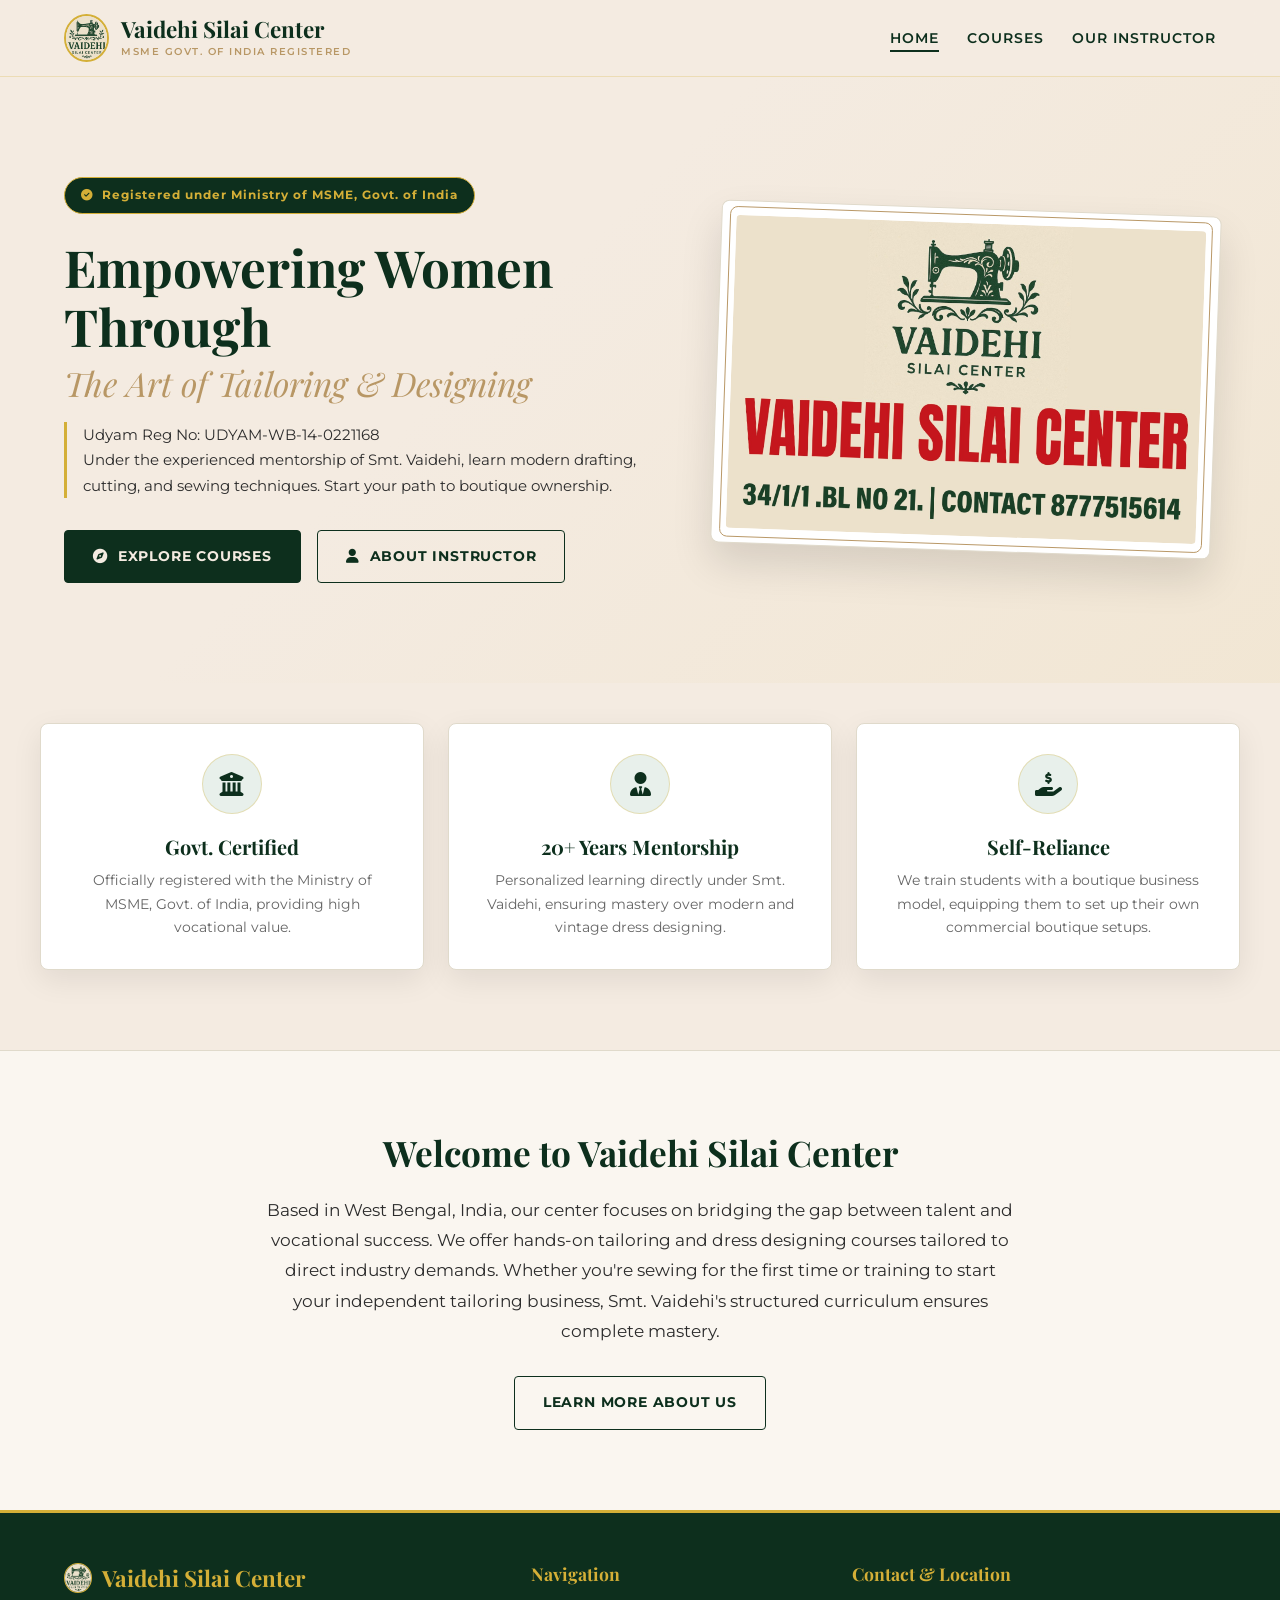
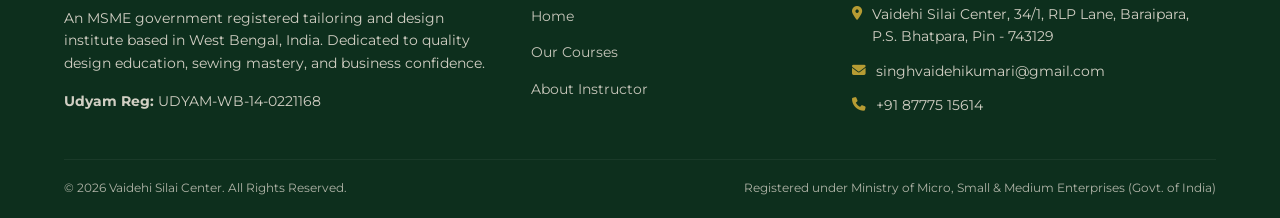
<file: index.html>
<!DOCTYPE html>
<html lang="en">
<head>
  <meta charset="UTF-8">
  <meta name="viewport" content="width=device-width, initial-scale=1.0">
  <title>Vaidehi Silai Center - Govt. Registered Fashion Design & Tailoring Institute</title>
  <meta name="description" content="Registered under Ministry of MSME, Govt. of India | Udyam Reg No: UDYAM-WB-14-0221168. Join West Bengal's premier institute for tailoring and dress designing.">
  
  <!-- Google Fonts: Playfair Display & Montserrat -->
  <link rel="preconnect" href="https://fonts.googleapis.com">
  <link rel="preconnect" href="https://fonts.gstatic.com" crossorigin>
  <link href="https://fonts.googleapis.com/css2?family=Montserrat:wght@400;500;600;700&family=Playfair+Display:ital,wght@0,400;0,700;1,400&display=swap" rel="stylesheet">
  
  <!-- FontAwesome Icons -->
  <link rel="stylesheet" href="https://cdnjs.cloudflare.com/ajax/libs/font-awesome/6.4.0/css/all.min.css">
  
  <!-- Custom Stylesheet -->
  <link rel="stylesheet" href="css/style.css">
</head>
<body>

  <!-- Navigation Header -->
  <header id="header">
    <div class="nav-container">
      <a href="index.html" class="logo-container">
        <img src="vaidehisilaicenterlogo.jpeg" alt="Vaidehi Silai Center Logo" class="logo-img-nav">
        <div class="logo-text-wrapper">
          <span class="logo-text">Vaidehi Silai Center</span>
          <span class="logo-subtext">MSME Govt. of India Registered</span>
        </div>
      </a>
      <button class="menu-toggle" id="menu-toggle" aria-label="Toggle Navigation">
        <i class="fa-solid fa-bars"></i>
      </button>
      <ul class="nav-links" id="nav-links">
        <li><a href="index.html" class="nav-link active">Home</a></li>
        <li><a href="courses.html" class="nav-link">Courses</a></li>
        <li><a href="about.html" class="nav-link">Our Instructor</a></li>
      </ul>
    </div>
  </header>

  <!-- Hero Section -->
  <section class="hero-section">
    <div class="container">
      <div class="hero-grid">
        <div class="hero-content">
          <div class="msme-badge">
            <i class="fa-solid fa-circle-check"></i> Registered under Ministry of MSME, Govt. of India
          </div>
          <h1 class="hero-title">
            Empowering Women Through
            <span>The Art of Tailoring & Designing</span>
          </h1>
          <p class="hero-subtitle">
            Udyam Reg No: UDYAM-WB-14-0221168<br>
            Under the experienced mentorship of Smt. Vaidehi, learn modern drafting, cutting, and sewing techniques. Start your path to boutique ownership.
          </p>
          <div class="hero-cta">
            <a href="courses.html" class="btn btn-primary">
              <i class="fa-solid fa-compass"></i> Explore Courses
            </a>
            <a href="about.html" class="btn btn-secondary">
              <i class="fa-solid fa-user"></i> About Instructor
            </a>
          </div>
        </div>
        <div class="hero-image-container">
          <div class="hero-poster-frame">
            <img src="vaidehisilaicenterposter.jpeg" alt="Vaidehi Silai Center Banner Poster" class="hero-poster-img">
          </div>
        </div>
      </div>
    </div>
  </section>

  <!-- Features Highlight Section -->
  <section class="container section-padding">
    <div class="features-grid">
      <!-- Feature 1: Govt Registration -->
      <div class="feature-card">
        <div class="feature-icon">
          <i class="fa-solid fa-building-columns"></i>
        </div>
        <h3>Govt. Certified</h3>
        <p>Officially registered with the Ministry of MSME, Govt. of India, providing high vocational value.</p>
      </div>

      <!-- Feature 2: Expert Mentorship -->
      <div class="feature-card">
        <div class="feature-icon">
          <i class="fa-solid fa-user-tie"></i>
        </div>
        <h3>20+ Years Mentorship</h3>
        <p>Personalized learning directly under Smt. Vaidehi, ensuring mastery over modern and vintage dress designing.</p>
      </div>

      <!-- Feature 3: Financial Independence -->
      <div class="feature-card">
        <div class="feature-icon">
          <i class="fa-solid fa-hand-holding-dollar"></i>
        </div>
        <h3>Self-Reliance</h3>
        <p>We train students with a boutique business model, equipping them to set up their own commercial boutique setups.</p>
      </div>
    </div>
  </section>

  <!-- Brief Welcome & Intro -->
  <section class="section-padding" style="background-color: var(--bg-light); border-top: 1px solid var(--border-color);">
    <div class="container" style="max-width: 800px; text-align: center;">
      <h2 style="font-family: var(--font-serif); font-size: 2.2rem; margin-bottom: 20px; color: var(--primary-color);">Welcome to Vaidehi Silai Center</h2>
      <p style="font-size: 1.05rem; margin-bottom: 30px; color: var(--text-charcoal); line-height: 1.8;">
        Based in West Bengal, India, our center focuses on bridging the gap between talent and vocational success. We offer hands-on tailoring and dress designing courses tailored to direct industry demands. Whether you're sewing for the first time or training to start your independent tailoring business, Smt. Vaidehi's structured curriculum ensures complete mastery.
      </p>
      <a href="about.html" class="btn btn-secondary">Learn More About Us</a>
    </div>
  </section>

  <!-- Footer Section -->
  <footer>
    <div class="container">
      <div class="footer-grid">
        <div class="footer-col-about">
          <h4 style="display: flex; align-items: center; gap: 10px;">
            <img src="vaidehisilaicenterlogo.jpeg" alt="Logo" style="height: 30px; border-radius: 50%; border: 1px solid var(--gold-metallic); background-color: var(--white);">
            Vaidehi Silai Center
          </h4>
          <p>
            An MSME government registered tailoring and design institute based in West Bengal, India. Dedicated to quality design education, sewing mastery, and business confidence.
          </p>
          <p><strong>Udyam Reg:</strong> UDYAM-WB-14-0221168</p>
        </div>
        <div class="footer-col-links">
          <h4>Navigation</h4>
          <ul class="footer-links-list">
            <li><a href="index.html">Home</a></li>
            <li><a href="courses.html">Our Courses</a></li>
            <li><a href="about.html">About Instructor</a></li>
          </ul>
        </div>
        <div class="footer-col-contact">
          <h4>Contact & Location</h4>
          <div class="contact-item">
            <i class="fa-solid fa-location-dot"></i>
            <span>Vaidehi Silai Center, 34/1, RLP Lane, Baraipara, P.S. Bhatpara, Pin - 743129</span>
          </div>
          <div class="contact-item">
            <i class="fa-solid fa-envelope"></i>
            <span>singhvaidehikumari@gmail.com</span>
          </div>
          <div class="contact-item">
            <i class="fa-solid fa-phone"></i>
            <span>+91 87775 15614</span>
          </div>
        </div>
      </div>
      
      <div class="footer-bottom">
        <p>&copy; 2026 Vaidehi Silai Center. All Rights Reserved.</p>
        <p>Registered under Ministry of Micro, Small & Medium Enterprises (Govt. of India)</p>
      </div>
    </div>
  </footer>

  <!-- Script Files -->
  <script src="js/main.js"></script>
</body>
</html>
</file>
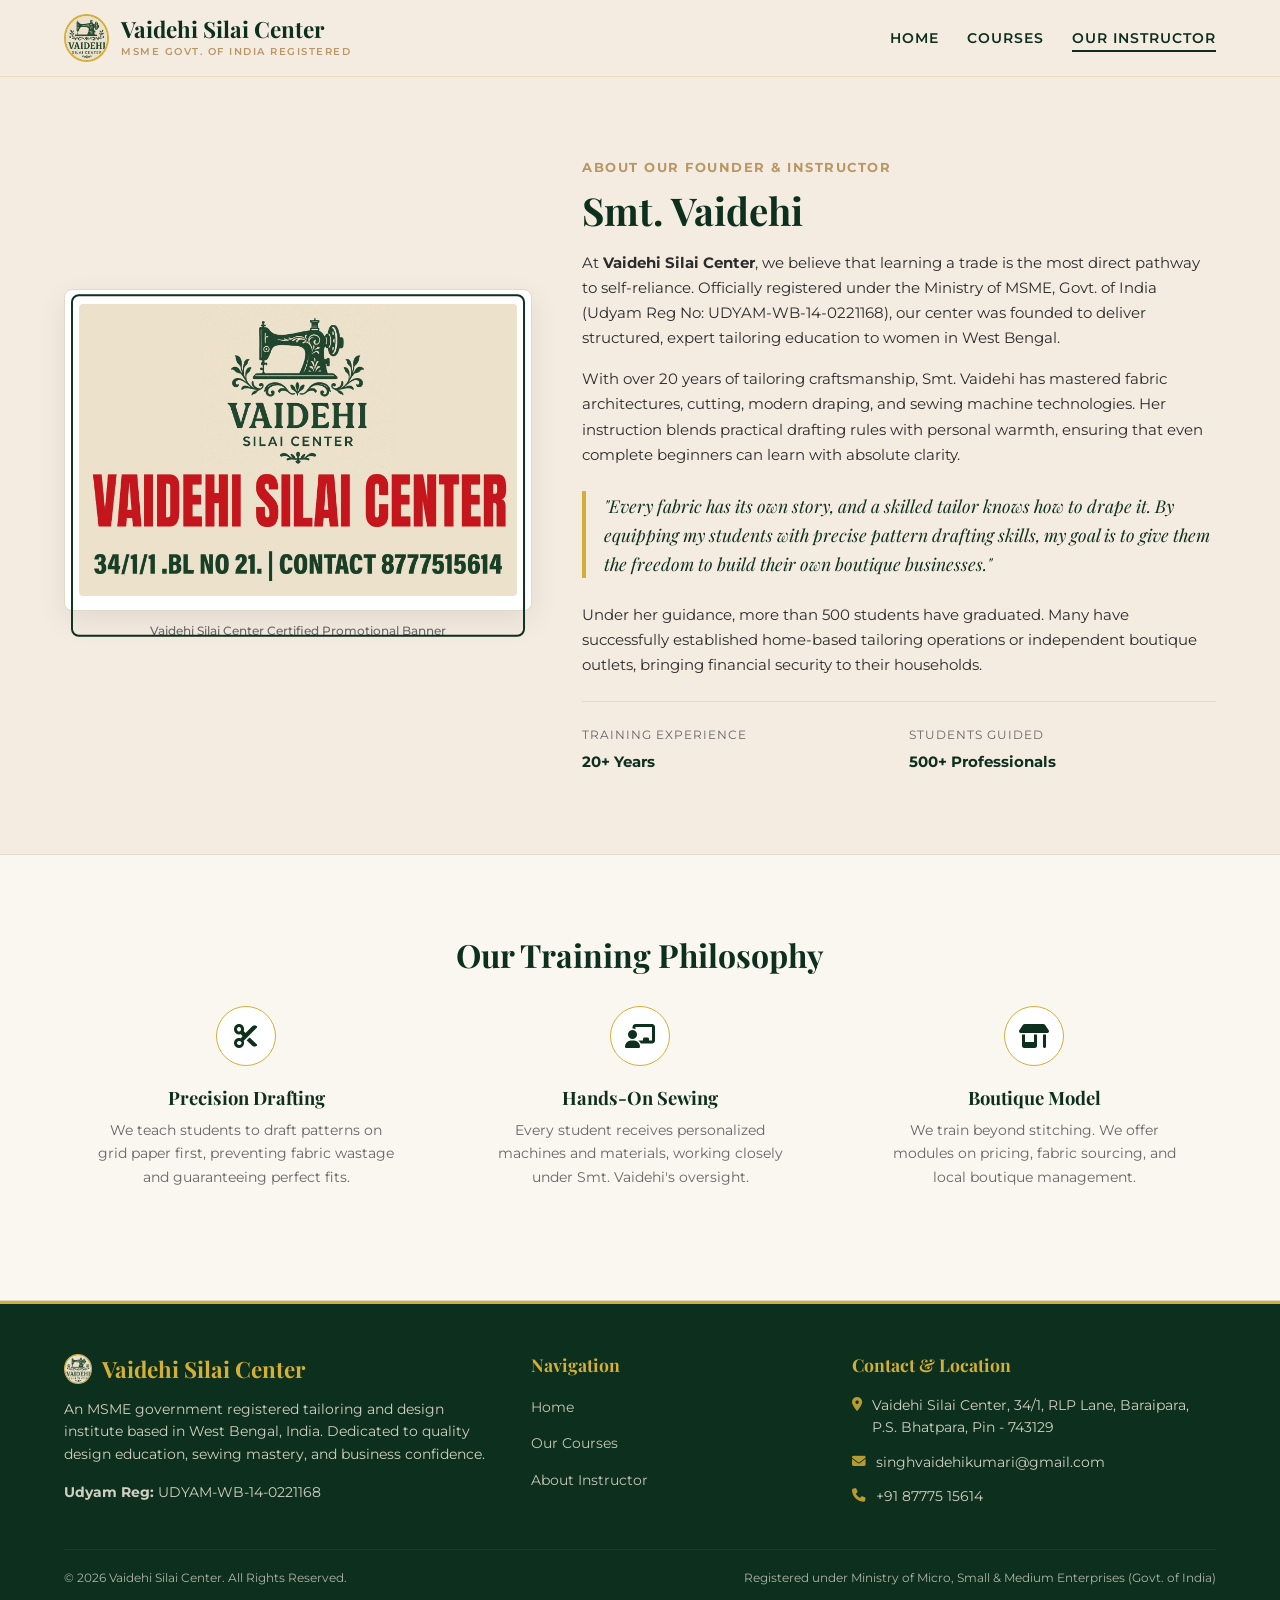
<file: about.html>
<!DOCTYPE html>
<html lang="en">
<head>
  <meta charset="UTF-8">
  <meta name="viewport" content="width=device-width, initial-scale=1.0">
  <title>About Us - Vaidehi Silai Center</title>
  <meta name="description" content="Learn about Smt. Vaidehi, lead instructor and founder of Vaidehi Silai Center. Dedicated to empowering women with certified tailoring skills.">
  
  <!-- Google Fonts: Playfair Display & Montserrat -->
  <link rel="preconnect" href="https://fonts.googleapis.com">
  <link rel="preconnect" href="https://fonts.gstatic.com" crossorigin>
  <link href="https://fonts.googleapis.com/css2?family=Montserrat:wght@400;500;600;700&family=Playfair+Display:ital,wght@0,400;0,700;1,400&display=swap" rel="stylesheet">
  
  <!-- FontAwesome Icons -->
  <link rel="stylesheet" href="https://cdnjs.cloudflare.com/ajax/libs/font-awesome/6.4.0/css/all.min.css">
  
  <!-- Custom Stylesheet -->
  <link rel="stylesheet" href="css/style.css">
</head>
<body>

  <!-- Navigation Header -->
  <header id="header">
    <div class="nav-container">
      <a href="index.html" class="logo-container">
        <img src="vaidehisilaicenterlogo.jpeg" alt="Vaidehi Silai Center Logo" class="logo-img-nav">
        <div class="logo-text-wrapper">
          <span class="logo-text">Vaidehi Silai Center</span>
          <span class="logo-subtext">MSME Govt. of India Registered</span>
        </div>
      </a>
      <button class="menu-toggle" id="menu-toggle" aria-label="Toggle Navigation">
        <i class="fa-solid fa-bars"></i>
      </button>
      <ul class="nav-links" id="nav-links">
        <li><a href="index.html" class="nav-link">Home</a></li>
        <li><a href="courses.html" class="nav-link">Courses</a></li>
        <li><a href="about.html" class="nav-link active">Our Instructor</a></li>
      </ul>
    </div>
  </header>

  <!-- About Us Section -->
  <section class="about-section section-padding">
    <div class="container">
      <div class="about-grid">
        <div class="about-image-wrapper">
          <div class="instructor-frame">
            <img src="vaidehisilaicenterposter.jpeg" alt="Vaidehi Silai Center official banner poster" class="instructor-img">
          </div>
          <p style="font-size: 0.78rem; text-align: center; margin-top: 10px; color: var(--text-muted); font-weight: 500;">
            Vaidehi Silai Center Certified Promotional Banner
          </p>
        </div>
        <div class="about-content">
          <span class="about-tag">About Our Founder & Instructor</span>
          <h1 class="about-title">Smt. Vaidehi</h1>
          <div class="about-story">
            <p>
              At <strong>Vaidehi Silai Center</strong>, we believe that learning a trade is the most direct pathway to self-reliance. Officially registered under the Ministry of MSME, Govt. of India (Udyam Reg No: UDYAM-WB-14-0221168), our center was founded to deliver structured, expert tailoring education to women in West Bengal.
            </p>
            <p>
              With over 20 years of tailoring craftsmanship, Smt. Vaidehi has mastered fabric architectures, cutting, modern draping, and sewing machine technologies. Her instruction blends practical drafting rules with personal warmth, ensuring that even complete beginners can learn with absolute clarity.
            </p>
            <div class="instructor-quote">
              "Every fabric has its own story, and a skilled tailor knows how to drape it. By equipping my students with precise pattern drafting skills, my goal is to give them the freedom to build their own boutique businesses."
            </div>
            <p>
              Under her guidance, more than 500 students have graduated. Many have successfully established home-based tailoring operations or independent boutique outlets, bringing financial security to their households.
            </p>
          </div>
          <div class="instructor-details">
            <div class="detail-item">
              <span class="detail-label">Training Experience</span>
              <span class="detail-value">20+ Years</span>
            </div>
            <div class="detail-item">
              <span class="detail-label">Students Guided</span>
              <span class="detail-value">500+ Professionals</span>
            </div>
          </div>
        </div>
      </div>
    </div>
  </section>

  <!-- Philosophy Section -->
  <section class="section-padding" style="background-color: var(--bg-light); border-top: 1px solid var(--border-color); border-bottom: 1px solid var(--border-color);">
    <div class="container">
      <div style="text-align: center; margin-bottom: 40px;">
        <h2 style="font-family: var(--font-serif); font-size: 2rem; color: var(--primary-color);">Our Training Philosophy</h2>
      </div>
      <div style="display: grid; grid-template-columns: repeat(3, 1fr); gap: 30px;" class="features-grid">
        <div class="feature-card" style="box-shadow: none; border-color: transparent; background: transparent;">
          <div class="feature-icon" style="background-color: var(--white); border-color: var(--gold-metallic);"><i class="fa-solid fa-scissors"></i></div>
          <h3 style="font-size: 1.15rem; margin-bottom: 10px;">Precision Drafting</h3>
          <p>We teach students to draft patterns on grid paper first, preventing fabric wastage and guaranteeing perfect fits.</p>
        </div>
        <div class="feature-card" style="box-shadow: none; border-color: transparent; background: transparent;">
          <div class="feature-icon" style="background-color: var(--white); border-color: var(--gold-metallic);"><i class="fa-solid fa-chalkboard-user"></i></div>
          <h3 style="font-size: 1.15rem; margin-bottom: 10px;">Hands-On Sewing</h3>
          <p>Every student receives personalized machines and materials, working closely under Smt. Vaidehi's oversight.</p>
        </div>
        <div class="feature-card" style="box-shadow: none; border-color: transparent; background: transparent;">
          <div class="feature-icon" style="background-color: var(--white); border-color: var(--gold-metallic);"><i class="fa-solid fa-shop"></i></div>
          <h3 style="font-size: 1.15rem; margin-bottom: 10px;">Boutique Model</h3>
          <p>We train beyond stitching. We offer modules on pricing, fabric sourcing, and local boutique management.</p>
        </div>
      </div>
    </div>
  </section>

  <!-- Footer Section -->
  <footer>
    <div class="container">
      <div class="footer-grid">
        <div class="footer-col-about">
          <h4 style="display: flex; align-items: center; gap: 10px;">
            <img src="vaidehisilaicenterlogo.jpeg" alt="Logo" style="height: 30px; border-radius: 50%; border: 1px solid var(--gold-metallic); background-color: var(--white);">
            Vaidehi Silai Center
          </h4>
          <p>
            An MSME government registered tailoring and design institute based in West Bengal, India. Dedicated to quality design education, sewing mastery, and business confidence.
          </p>
          <p><strong>Udyam Reg:</strong> UDYAM-WB-14-0221168</p>
        </div>
        <div class="footer-col-links">
          <h4>Navigation</h4>
          <ul class="footer-links-list">
            <li><a href="index.html">Home</a></li>
            <li><a href="courses.html">Our Courses</a></li>
            <li><a href="about.html">About Instructor</a></li>
          </ul>
        </div>
        <div class="footer-col-contact">
          <h4>Contact & Location</h4>
          <div class="contact-item">
            <i class="fa-solid fa-location-dot"></i>
            <span>Vaidehi Silai Center, 34/1, RLP Lane, Baraipara, P.S. Bhatpara, Pin - 743129</span>
          </div>
          <div class="contact-item">
            <i class="fa-solid fa-envelope"></i>
            <span>singhvaidehikumari@gmail.com</span>
          </div>
          <div class="contact-item">
            <i class="fa-solid fa-phone"></i>
            <span>+91 87775 15614</span>
          </div>
        </div>
      </div>
      
      <div class="footer-bottom">
        <p>&copy; 2026 Vaidehi Silai Center. All Rights Reserved.</p>
        <p>Registered under Ministry of Micro, Small & Medium Enterprises (Govt. of India)</p>
      </div>
    </div>
  </footer>

  <!-- Script Files -->
  <script src="js/main.js"></script>
</body>
</html>
</file>
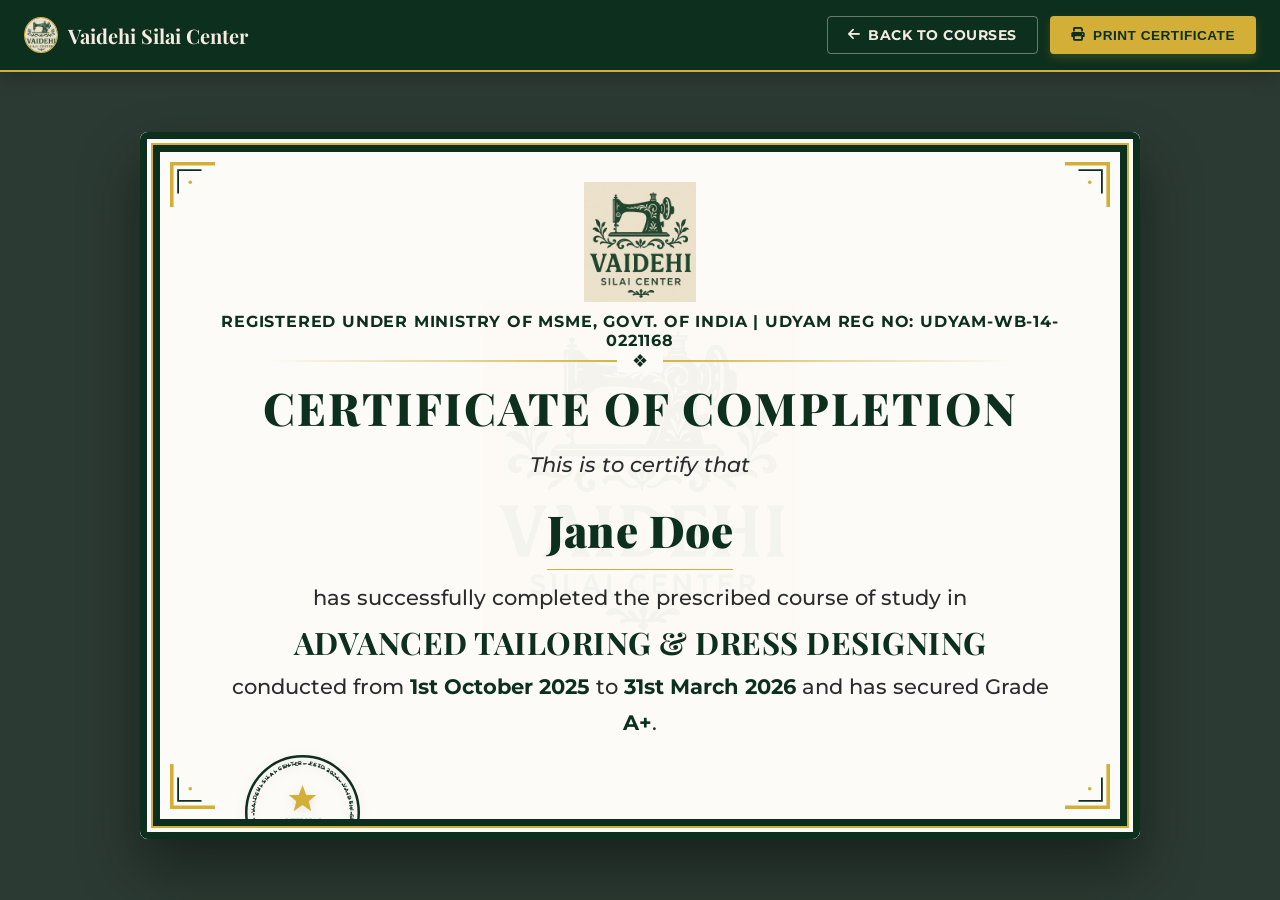
<file: certificate.html>
<!DOCTYPE html>
<html lang="en">
<head>
  <meta charset="UTF-8">
  <meta name="viewport" content="width=device-width, initial-scale=1.0">
  <title>Certificate Viewer - Vaidehi Silai Center</title>
  <meta name="description" content="View and print official course completion certificates from Vaidehi Silai Center.">
  
  <!-- Google Fonts: Montserrat (Body), Playfair Display (Serif Headings), Alex Brush (Cursive signature) -->
  <link rel="preconnect" href="https://fonts.googleapis.com">
  <link rel="preconnect" href="https://fonts.gstatic.com" crossorigin>
  <link href="https://fonts.googleapis.com/css2?family=Alex+Brush&family=Montserrat:wght@400;500;600;700&family=Playfair+Display:ital,wght@0,400;0,700;1,400&display=swap" rel="stylesheet">
  
  <!-- FontAwesome Icons -->
  <link rel="stylesheet" href="https://cdnjs.cloudflare.com/ajax/libs/font-awesome/6.4.0/css/all.min.css">
  
  <!-- Certificate Specific Stylesheet -->
  <link rel="stylesheet" href="css/certificate.css">
</head>
<body class="cert-viewer-body">

  <!-- Interactive Action Toolbar (Hidden during Print) -->
  <div class="cert-toolbar">
    <div class="cert-toolbar-logo">
      <img src="vaidehisilaicenterlogo.jpeg" alt="Logo">
      <span class="cert-toolbar-title">Vaidehi Silai Center</span>
    </div>
    <div class="cert-toolbar-actions">
      <a href="courses.html" class="cert-btn cert-btn-back">
        <i class="fa-solid fa-arrow-left"></i> Back to Courses
      </a>
      <button id="btn-print-action" class="cert-btn cert-btn-print">
        <i class="fa-solid fa-print"></i> Print Certificate
      </button>
    </div>
  </div>

  <!-- Certificate Workspace Area -->
  <div class="cert-workspace">
    <div class="cert-viewport-wrapper" id="cert-print-area">
      <div class="cert-card-preview">
        
        <!-- Corner Ornaments (Scalable Vector SVGs) -->
        <div class="cert-corner cert-corner-tl">
          <svg viewBox="0 0 100 100" width="100%" height="100%">
            <path d="M 0 0 L 100 0 L 100 8 L 8 8 L 8 100 L 0 100 Z" fill="#d4af37" />
            <path d="M 16 16 L 70 16 L 70 20 L 20 20 L 20 70 L 16 70 Z" fill="#0d2f1d" />
            <circle cx="45" cy="45" r="4" fill="#d4af37" />
          </svg>
        </div>
        <div class="cert-corner cert-corner-tr">
          <svg viewBox="0 0 100 100" width="100%" height="100%">
            <path d="M 0 0 L 100 0 L 100 8 L 8 8 L 8 100 L 0 100 Z" fill="#d4af37" />
            <path d="M 16 16 L 70 16 L 70 20 L 20 20 L 20 70 L 16 70 Z" fill="#0d2f1d" />
            <circle cx="45" cy="45" r="4" fill="#d4af37" />
          </svg>
        </div>
        <div class="cert-corner cert-corner-bl">
          <svg viewBox="0 0 100 100" width="100%" height="100%">
            <path d="M 0 0 L 100 0 L 100 8 L 8 8 L 8 100 L 0 100 Z" fill="#d4af37" />
            <path d="M 16 16 L 70 16 L 70 20 L 20 20 L 20 70 L 16 70 Z" fill="#0d2f1d" />
            <circle cx="45" cy="45" r="4" fill="#d4af37" />
          </svg>
        </div>
        <div class="cert-corner cert-corner-br">
          <svg viewBox="0 0 100 100" width="100%" height="100%">
            <path d="M 0 0 L 100 0 L 100 8 L 8 8 L 8 100 L 0 100 Z" fill="#d4af37" />
            <path d="M 16 16 L 70 16 L 70 20 L 20 20 L 20 70 L 16 70 Z" fill="#0d2f1d" />
            <circle cx="45" cy="45" r="4" fill="#d4af37" />
          </svg>
        </div>

        <!-- Logo & Govt Registration Header -->
        <div class="cert-header">
          <img src="vaidehisilaicenterlogo.jpeg" alt="Vaidehi Silai Center Logo" class="cert-logo" style="max-height: 120px;">
          <span class="cert-msme">Registered under Ministry of MSME, Govt. of India | Udyam Reg No: UDYAM-WB-14-0221168</span>
          <div class="cert-divider-line"></div>
        </div>

        <!-- Title -->
        <h2 class="cert-title">Certificate of Completion</h2>

        <!-- Main Body details -->
        <div class="cert-body">
          <span class="cert-intro">This is to certify that</span>
          <br>
          <span class="cert-student-name" id="cert-view-name">Priya Sharma</span>
          <br>
          <span class="cert-course-desc">has successfully completed the prescribed course of study in</span>
          <br>
          <span class="cert-course-name" id="cert-view-course">Advanced Dress Designing</span>
          <br>
          <span class="cert-dates-grade">
            conducted from <strong id="cert-view-start">1st October 2025</strong> to <strong id="cert-view-end">31st March 2026</strong> and has secured Grade <strong id="cert-view-grade">A+</strong>.
          </span>
        </div>

        <!-- Stamp & Signatures -->
        <div class="cert-footer">
          <!-- Official Circular Stamp (Vector SVG) -->
          <div class="cert-stamp-container">
            <svg class="cert-stamp-svg" viewBox="0 0 100 100">
              <!-- Outer border -->
              <circle cx="50" cy="50" r="45" fill="none" stroke="#0d2f1d" stroke-width="2" />
              <!-- Inner dotted border -->
              <circle cx="50" cy="50" r="39" fill="none" stroke="#0d2f1d" stroke-width="1" stroke-dasharray="2,2" />
              <!-- Circular Path for text alignment -->
              <path id="stamp-path" d="M 12 50 A 38 38 0 1 1 88 50 A 38 38 0 1 1 12 50" fill="none" />
              <text fill="#0d2f1d" font-size="4.2" font-family="Montserrat" font-weight="bold" letter-spacing="0.6">
                <textPath href="#stamp-path" startOffset="0%">
                  VAIDEHI SILAI CENTER • ESTD 2024 • VAIDEHI SILAI CENTER • ESTD 2024 •
                </textPath>
              </text>
              <!-- Center gold emblem design -->
              <polygon points="50,28 53,36 61,36 55,41 57,49 50,44 43,49 45,41 39,36 47,36" fill="#d4af37" />
              <text x="50" y="60" text-anchor="middle" fill="#0d2f1d" font-size="7" font-family="Playfair Display" font-weight="bold">OFFICIAL</text>
              <text x="50" y="69" text-anchor="middle" fill="#0d2f1d" font-size="7" font-family="Playfair Display" font-weight="bold">SEAL</text>
            </svg>
          </div>

          <!-- Proprietor/Instructor Signature line -->
          <div class="cert-signature-container">
            <div class="cert-signature-cursive">&nbsp;</div>
            <div class="cert-sig-line"></div>
            <div class="cert-sig-title">Authorized Signature</div>
            <div class="cert-sig-subtitle">Instructor & Proprietor</div>
          </div>
        </div>

      </div>
    </div>
  </div>

  <!-- Dynamic Script Loader -->
  <script src="js/certificate.js"></script>
</body>
</html>
</file>
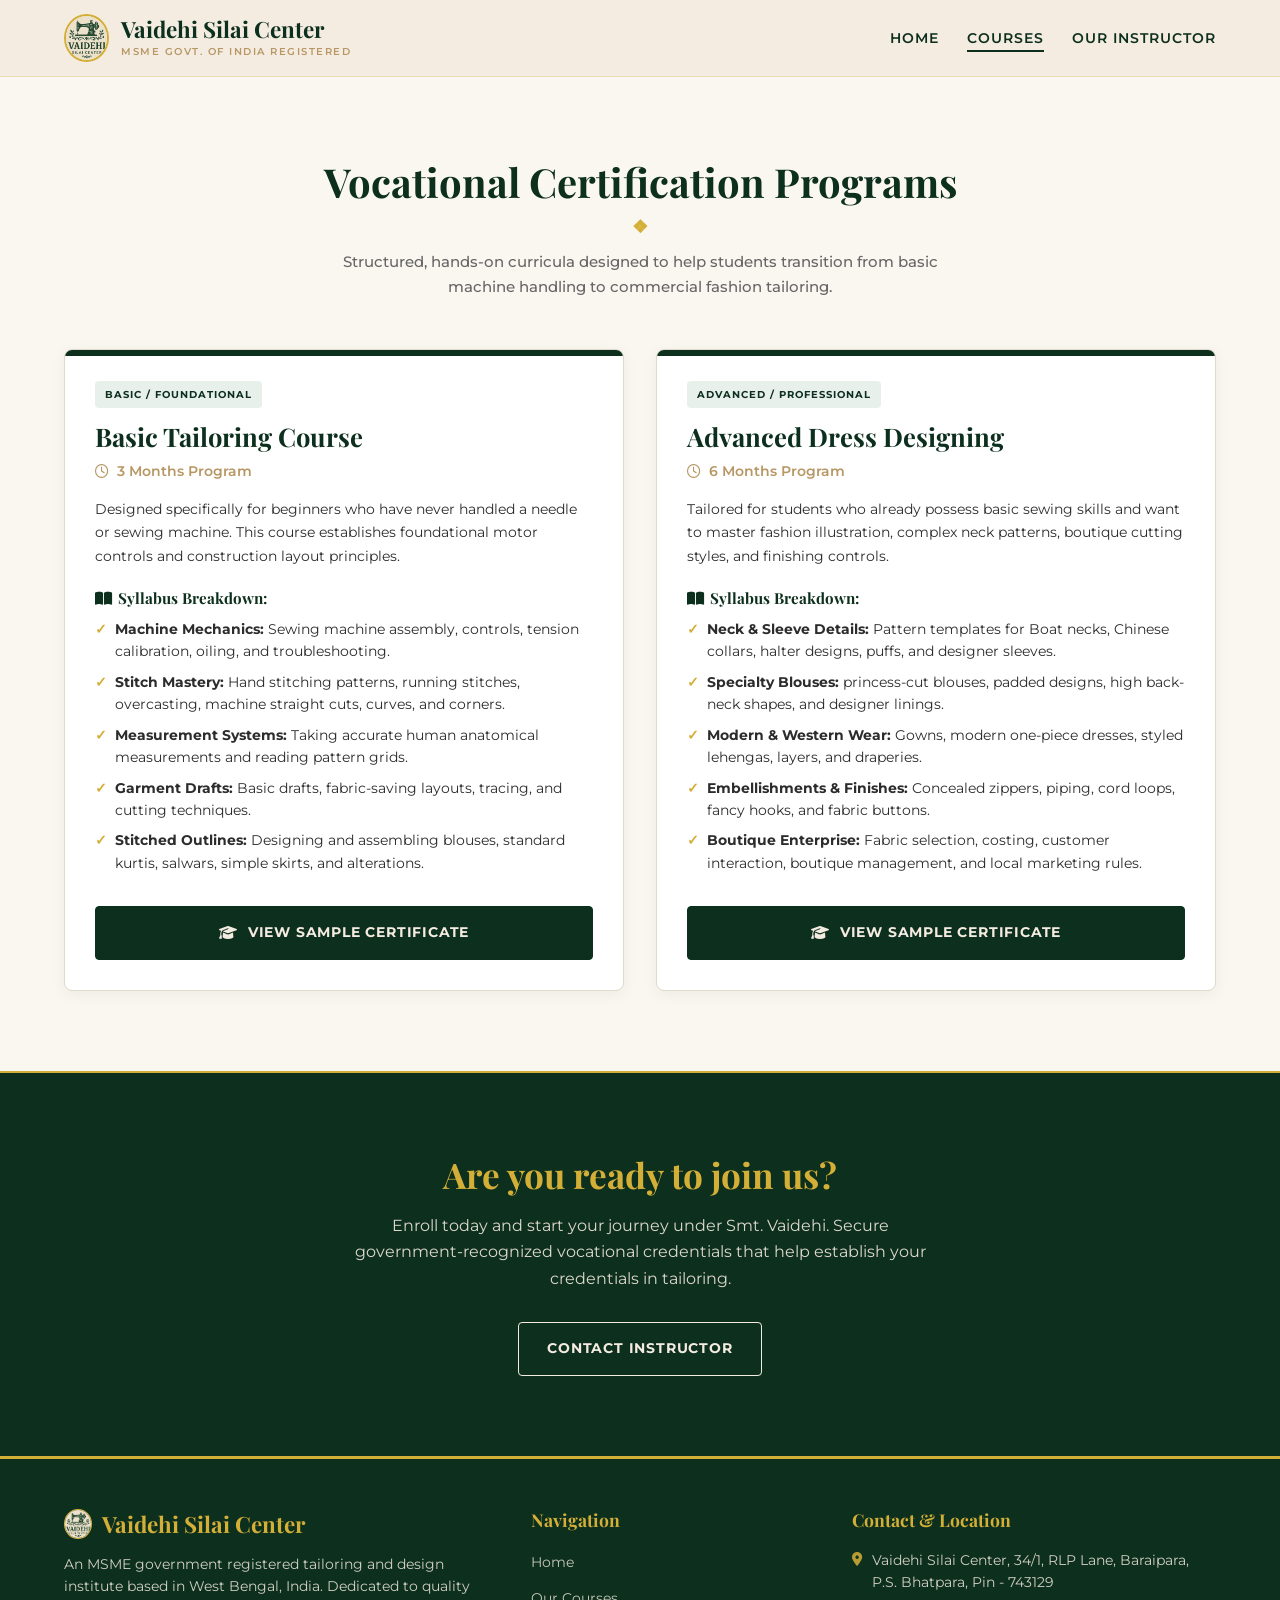
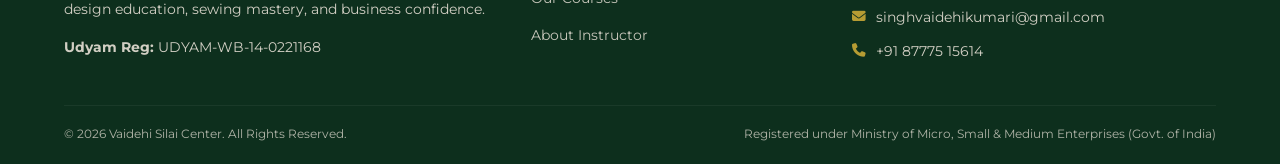
<file: courses.html>
<!DOCTYPE html>
<html lang="en">
<head>
  <meta charset="UTF-8">
  <meta name="viewport" content="width=device-width, initial-scale=1.0">
  <title>Our Courses - Vaidehi Silai Center</title>
  <meta name="description" content="Explore tailoring and dress designing courses offered by Vaidehi Silai Center. Basic and advanced certifications registered under Ministry of MSME, Govt. of India.">
  
  <!-- Google Fonts: Playfair Display & Montserrat -->
  <link rel="preconnect" href="https://fonts.googleapis.com">
  <link rel="preconnect" href="https://fonts.gstatic.com" crossorigin>
  <link href="https://fonts.googleapis.com/css2?family=Montserrat:wght@400;500;600;700&family=Playfair+Display:ital,wght@0,400;0,700;1,400&display=swap" rel="stylesheet">
  
  <!-- FontAwesome Icons -->
  <link rel="stylesheet" href="https://cdnjs.cloudflare.com/ajax/libs/font-awesome/6.4.0/css/all.min.css">
  
  <!-- Custom Stylesheet -->
  <link rel="stylesheet" href="css/style.css">
</head>
<body>

  <!-- Navigation Header -->
  <header id="header">
    <div class="nav-container">
      <a href="index.html" class="logo-container">
        <img src="vaidehisilaicenterlogo.jpeg" alt="Vaidehi Silai Center Logo" class="logo-img-nav">
        <div class="logo-text-wrapper">
          <span class="logo-text">Vaidehi Silai Center</span>
          <span class="logo-subtext">MSME Govt. of India Registered</span>
        </div>
      </a>
      <button class="menu-toggle" id="menu-toggle" aria-label="Toggle Navigation">
        <i class="fa-solid fa-bars"></i>
      </button>
      <ul class="nav-links" id="nav-links">
        <li><a href="index.html" class="nav-link">Home</a></li>
        <li><a href="courses.html" class="nav-link active">Courses</a></li>
        <li><a href="about.html" class="nav-link">Our Instructor</a></li>
      </ul>
    </div>
  </header>

  <!-- Courses Offered Page content -->
  <section class="courses-section section-padding">
    <div class="container">
      <div class="section-title-wrapper">
        <h1 class="section-title">Vocational Certification Programs</h1>
        <p class="section-subtitle">Structured, hands-on curricula designed to help students transition from basic machine handling to commercial fashion tailoring.</p>
      </div>

      <div class="courses-grid">
        <!-- Program 1: Basic Tailoring -->
        <div class="course-card">
          <div class="course-header">
            <span class="course-badge">Basic / Foundational</span>
            <h2 class="course-title">Basic Tailoring Course</h2>
            <div class="course-duration">
              <i class="fa-regular fa-clock"></i> 3 Months Program
            </div>
          </div>
          <div class="course-body">
            <p class="course-desc">
              Designed specifically for beginners who have never handled a needle or sewing machine. This course establishes foundational motor controls and construction layout principles.
            </p>
            
            <h4 class="course-syllabus-title">
              <i class="fa-solid fa-book-open"></i> Syllabus Breakdown:
            </h4>
            <ul class="course-syllabus-list">
              <li><strong>Machine Mechanics:</strong> Sewing machine assembly, controls, tension calibration, oiling, and troubleshooting.</li>
              <li><strong>Stitch Mastery:</strong> Hand stitching patterns, running stitches, overcasting, machine straight cuts, curves, and corners.</li>
              <li><strong>Measurement Systems:</strong> Taking accurate human anatomical measurements and reading pattern grids.</li>
              <li><strong>Garment Drafts:</strong> Basic drafts, fabric-saving layouts, tracing, and cutting techniques.</li>
              <li><strong>Stitched Outlines:</strong> Designing and assembling blouses, standard kurtis, salwars, simple skirts, and alterations.</li>
            </ul>
            
            <a href="certificate.html?name=Anjali%20Das&course=Basic%20Tailoring%20Course&grade=A%2B&start=2025-10-01&end=2025-12-31" class="btn btn-primary" style="margin-top: auto;">
              <i class="fa-solid fa-graduation-cap"></i> View Sample Certificate
            </a>
          </div>
        </div>

        <!-- Program 2: Advanced Dress Designing -->
        <div class="course-card">
          <div class="course-header">
            <span class="course-badge">Advanced / Professional</span>
            <h2 class="course-title">Advanced Dress Designing</h2>
            <div class="course-duration">
              <i class="fa-regular fa-clock"></i> 6 Months Program
            </div>
          </div>
          <div class="course-body">
            <p class="course-desc">
              Tailored for students who already possess basic sewing skills and want to master fashion illustration, complex neck patterns, boutique cutting styles, and finishing controls.
            </p>
            
            <h4 class="course-syllabus-title">
              <i class="fa-solid fa-book-open"></i> Syllabus Breakdown:
            </h4>
            <ul class="course-syllabus-list">
              <li><strong>Neck & Sleeve Details:</strong> Pattern templates for Boat necks, Chinese collars, halter designs, puffs, and designer sleeves.</li>
              <li><strong>Specialty Blouses:</strong> princess-cut blouses, padded designs, high back-neck shapes, and designer linings.</li>
              <li><strong>Modern & Western Wear:</strong> Gowns, modern one-piece dresses, styled lehengas, layers, and draperies.</li>
              <li><strong>Embellishments & Finishes:</strong> Concealed zippers, piping, cord loops, fancy hooks, and fabric buttons.</li>
              <li><strong>Boutique Enterprise:</strong> Fabric selection, costing, customer interaction, boutique management, and local marketing rules.</li>
            </ul>
            
            <a href="certificate.html?name=Priya%20Sharma&course=Advanced%20Dress%20Designing&grade=A%2B&start=2025-10-01&end=2026-03-31" class="btn btn-primary" style="margin-top: auto;">
              <i class="fa-solid fa-graduation-cap"></i> View Sample Certificate
            </a>
          </div>
        </div>
      </div>
    </div>
  </section>

  <!-- CTA Banner Section -->
  <section class="section-padding" style="background-color: var(--primary-color); color: var(--bg-cream); border-top: 2px solid var(--gold-metallic);">
    <div class="container" style="text-align: center;">
      <h2 style="font-family: var(--font-serif); font-size: 2.2rem; margin-bottom: 16px; color: var(--gold-metallic);">Are you ready to join us?</h2>
      <p style="font-size: 1rem; max-width: 600px; margin: 0 auto 30px auto; opacity: 0.9;">
        Enroll today and start your journey under Smt. Vaidehi. Secure government-recognized vocational credentials that help establish your credentials in tailoring.
      </p>
      <div style="display: flex; justify-content: center; gap: 16px; flex-wrap: wrap;">
        <a href="about.html" class="btn btn-secondary" style="border-color: var(--bg-cream); color: var(--bg-cream);">Contact Instructor</a>
      </div>
    </div>
  </section>

  <!-- Footer Section -->
  <footer>
    <div class="container">
      <div class="footer-grid">
        <div class="footer-col-about">
          <h4 style="display: flex; align-items: center; gap: 10px;">
            <img src="vaidehisilaicenterlogo.jpeg" alt="Logo" style="height: 30px; border-radius: 50%; border: 1px solid var(--gold-metallic); background-color: var(--white);">
            Vaidehi Silai Center
          </h4>
          <p>
            An MSME government registered tailoring and design institute based in West Bengal, India. Dedicated to quality design education, sewing mastery, and business confidence.
          </p>
          <p><strong>Udyam Reg:</strong> UDYAM-WB-14-0221168</p>
        </div>
        <div class="footer-col-links">
          <h4>Navigation</h4>
          <ul class="footer-links-list">
            <li><a href="index.html">Home</a></li>
            <li><a href="courses.html">Our Courses</a></li>
            <li><a href="about.html">About Instructor</a></li>
          </ul>
        </div>
        <div class="footer-col-contact">
          <h4>Contact & Location</h4>
          <div class="contact-item">
            <i class="fa-solid fa-location-dot"></i>
            <span>Vaidehi Silai Center, 34/1, RLP Lane, Baraipara, P.S. Bhatpara, Pin - 743129</span>
          </div>
          <div class="contact-item">
            <i class="fa-solid fa-envelope"></i>
            <span>singhvaidehikumari@gmail.com</span>
          </div>
          <div class="contact-item">
            <i class="fa-solid fa-phone"></i>
            <span>+91 87775 15614</span>
          </div>
        </div>
      </div>
      
      <div class="footer-bottom">
        <p>&copy; 2026 Vaidehi Silai Center. All Rights Reserved.</p>
        <p>Registered under Ministry of Micro, Small & Medium Enterprises (Govt. of India)</p>
      </div>
    </div>
  </footer>

  <!-- Script Files -->
  <script src="js/main.js"></script>
</body>
</html>
</file>
<file: css/style.css>
/* ==========================================================================
   CSS DESIGN SYSTEM & CORE GLOBAL STYLES (Vaidehi Silai Center)
   ========================================================================== */
:root {
  --primary-color: #0d2f1d;      /* Premium Vintage Dark Green */
  --primary-light: #164a30;      /* Lighter Forest Green */
  --primary-ultra-light: #e8f0eb;/* Soft green background tint */
  --bg-cream: #f4ebe1;           /* Warm Ivory/Cream background */
  --bg-light: #faf6f0;           /* Soft lighter cream background */
  --text-charcoal: #2c2c2c;      /* Clean Charcoal Text */
  --text-muted: #666666;
  --gold-metallic: #d4af37;      /* Antique Gold Accent */
  --gold-dark: #b89765;          /* Vintage Gold Outline */
  --border-color: #e0dacb;
  --white: #ffffff;
  --font-serif: 'Playfair Display', Georgia, serif;
  --font-sans: 'Montserrat', sans-serif;
  --transition-smooth: all 0.3s cubic-bezier(0.25, 0.8, 0.25, 1);
  --shadow-subtle: 0 4px 15px rgba(0, 0, 0, 0.05);
  --shadow-medium: 0 10px 30px rgba(0, 0, 0, 0.08);
  --shadow-large: 0 20px 40px rgba(0, 0, 0, 0.12);
}

/* Reset & Global Setup */
*, *::before, *::after {
  box-sizing: border-box;
  margin: 0;
  padding: 0;
}

html {
  scroll-behavior: smooth;
  font-size: 16px;
}

body {
  background-color: var(--bg-cream);
  color: var(--text-charcoal);
  font-family: var(--font-sans);
  line-height: 1.65;
  overflow-x: hidden;
  display: flex;
  flex-direction: column;
  min-height: 100vh;
}

h1, h2, h3, h4, h5, h6 {
  font-family: var(--font-serif);
  color: var(--primary-color);
  font-weight: 700;
  line-height: 1.25;
}

a {
  text-decoration: none;
  color: inherit;
  transition: var(--transition-smooth);
}

button, input, select, textarea {
  font-family: inherit;
}

.container {
  width: 100%;
  max-width: 1200px;
  margin: 0 auto;
  padding: 0 24px;
}

.section-padding {
  padding: 80px 0;
}

/* Common Section Headers */
.section-title-wrapper {
  text-align: center;
  margin-bottom: 50px;
}

.section-title {
  font-size: 2.5rem;
  margin-bottom: 12px;
  position: relative;
  display: inline-block;
}

.section-title::after {
  content: '❖';
  display: block;
  font-size: 1.1rem;
  color: var(--gold-metallic);
  margin-top: 8px;
}

.section-subtitle {
  font-size: 0.95rem;
  color: var(--text-muted);
  max-width: 600px;
  margin: 0 auto;
  font-weight: 500;
}

/* Buttons */
.btn {
  display: inline-flex;
  align-items: center;
  justify-content: center;
  gap: 10px;
  padding: 14px 28px;
  border-radius: 4px;
  font-size: 0.9rem;
  font-weight: 700;
  letter-spacing: 0.8px;
  text-transform: uppercase;
  transition: var(--transition-smooth);
  cursor: pointer;
}

.btn-primary {
  background-color: var(--primary-color);
  color: var(--bg-cream);
  border: 1px solid var(--primary-color);
}

.btn-primary:hover {
  background-color: var(--primary-light);
  border-color: var(--primary-light);
  transform: translateY(-2px);
  box-shadow: 0 6px 15px rgba(13, 47, 29, 0.2);
}

.btn-secondary {
  background-color: transparent;
  color: var(--primary-color);
  border: 1px solid var(--primary-color);
}

.btn-secondary:hover {
  background-color: var(--primary-color);
  color: var(--bg-cream);
  transform: translateY(-2px);
  box-shadow: 0 6px 15px rgba(13, 47, 29, 0.1);
}

/* ==========================================================================
   HEADER & NAVIGATION BAR
   ========================================================================== */
header {
  position: sticky;
  top: 0;
  width: 100%;
  z-index: 1000;
  background-color: rgba(244, 235, 225, 0.9);
  backdrop-filter: blur(12px);
  -webkit-backdrop-filter: blur(12px);
  border-bottom: 1px solid rgba(212, 175, 55, 0.25);
  transition: var(--transition-smooth);
}

header.scrolled {
  background-color: var(--primary-color);
  border-bottom-color: var(--gold-metallic);
  box-shadow: var(--shadow-medium);
}

header.scrolled .logo-text,
header.scrolled .nav-link,
header.scrolled .menu-toggle {
  color: var(--bg-light);
}

header.scrolled .nav-link::after {
  background-color: var(--gold-metallic);
}

.nav-container {
  display: flex;
  justify-content: space-between;
  align-items: center;
  padding: 14px 24px;
  max-width: 1200px;
  margin: 0 auto;
}

.logo-container {
  display: flex;
  align-items: center;
  gap: 12px;
}

.logo-img-nav {
  max-height: 48px;
  border-radius: 50%;
  border: 2px solid var(--gold-metallic);
  background-color: var(--white);
  object-fit: cover;
}

.logo-text-wrapper {
  display: flex;
  flex-direction: column;
}

.logo-text {
  font-family: var(--font-serif);
  font-size: 1.4rem;
  font-weight: 700;
  color: var(--primary-color);
  line-height: 1.2;
}

.logo-subtext {
  font-size: 0.65rem;
  text-transform: uppercase;
  letter-spacing: 1.5px;
  color: var(--gold-dark);
  font-weight: 600;
}

.nav-links {
  display: flex;
  gap: 28px;
  list-style: none;
  align-items: center;
}

.nav-link {
  font-size: 0.85rem;
  font-weight: 600;
  color: var(--primary-color);
  text-transform: uppercase;
  letter-spacing: 1px;
  position: relative;
  padding: 6px 0;
}

.nav-link::after {
  content: '';
  position: absolute;
  bottom: 0;
  left: 0;
  width: 0;
  height: 2px;
  background-color: var(--primary-color);
  transition: var(--transition-smooth);
}

.nav-link:hover::after,
.nav-link.active::after {
  width: 100%;
}

.btn-nav-admin {
  background-color: var(--primary-color);
  color: var(--bg-cream) !important;
  padding: 8px 18px;
  border-radius: 4px;
  border: 1px solid var(--gold-metallic);
  font-weight: 600;
}

header.scrolled .btn-nav-admin {
  background-color: var(--gold-metallic);
  color: var(--primary-color) !important;
  border-color: var(--white);
}

.btn-nav-admin:hover {
  background-color: var(--gold-metallic) !important;
  color: var(--primary-color) !important;
  transform: translateY(-2px);
  box-shadow: var(--shadow-subtle);
}

.menu-toggle {
  display: none;
  font-size: 1.4rem;
  color: var(--primary-color);
  cursor: pointer;
  background: none;
  border: none;
}

/* ==========================================================================
   LANDING PAGE (HOME)
   ========================================================================== */
.hero-section {
  padding: 100px 0;
  background: linear-gradient(135deg, var(--bg-cream) 40%, rgba(212, 175, 55, 0.08) 100%);
  position: relative;
  overflow: hidden;
}

.hero-grid {
  display: grid;
  grid-template-columns: 1.1fr 0.9fr;
  gap: 40px;
  align-items: center;
}

.msme-badge {
  display: inline-flex;
  align-items: center;
  gap: 8px;
  background-color: var(--primary-color);
  color: var(--gold-metallic);
  padding: 8px 16px;
  border-radius: 50px;
  font-size: 0.72rem;
  font-weight: 700;
  letter-spacing: 1px;
  margin-bottom: 24px;
  border: 1px solid var(--gold-metallic);
}

.hero-title {
  font-size: 3.2rem;
  line-height: 1.15;
  margin-bottom: 20px;
}

.hero-title span {
  color: var(--gold-dark);
  display: block;
  font-size: 2.1rem;
  font-weight: 400;
  font-style: italic;
  margin-top: 8px;
}

.hero-subtitle {
  font-size: 0.95rem;
  color: var(--text-charcoal);
  margin-bottom: 32px;
  padding-left: 16px;
  border-left: 3px solid var(--gold-metallic);
}

.hero-cta {
  display: flex;
  gap: 16px;
  flex-wrap: wrap;
}

.hero-image-container {
  display: flex;
  justify-content: center;
}

.hero-poster-frame {
  padding: 14px;
  background-color: var(--white);
  border-radius: 8px;
  box-shadow: var(--shadow-large);
  border: 1px solid var(--border-color);
  transform: rotate(2deg);
  max-width: 100%;
  transition: var(--transition-smooth);
}

.hero-poster-frame:hover {
  transform: rotate(0deg) scale(1.02);
}

.hero-poster-frame::after {
  content: '';
  position: absolute;
  top: 0;
  left: 0;
  width: 100%;
  height: 100%;
  border: 1px solid var(--gold-dark);
  border-radius: 8px;
  pointer-events: none;
  transform: scale(0.97);
}

.hero-poster-img {
  max-width: 100%;
  height: auto;
  border-radius: 4px;
  display: block;
}

/* Feature Highlights (Home Page) */
.features-grid {
  display: grid;
  grid-template-columns: repeat(3, 1fr);
  gap: 24px;
  margin-top: -40px;
  position: relative;
  z-index: 10;
}

.feature-card {
  background-color: var(--white);
  padding: 30px;
  border-radius: 8px;
  box-shadow: var(--shadow-medium);
  border: 1px solid var(--border-color);
  text-align: center;
  transition: var(--transition-smooth);
}

.feature-card:hover {
  transform: translateY(-5px);
  border-color: var(--gold-metallic);
}

.feature-icon {
  width: 60px;
  height: 60px;
  border-radius: 50%;
  background-color: var(--primary-ultra-light);
  color: var(--primary-color);
  display: flex;
  align-items: center;
  justify-content: center;
  font-size: 1.5rem;
  margin: 0 auto 20px auto;
  border: 1px solid rgba(212, 175, 55, 0.3);
}

.feature-card h3 {
  font-size: 1.25rem;
  margin-bottom: 10px;
}

.feature-card p {
  font-size: 0.88rem;
  color: var(--text-muted);
}

/* ==========================================================================
   COURSES PAGE
   ========================================================================== */
.courses-section {
  background-color: var(--bg-light);
}

.courses-grid {
  display: grid;
  grid-template-columns: repeat(2, 1fr);
  gap: 32px;
}

.course-card {
  background-color: var(--white);
  border-radius: 8px;
  overflow: hidden;
  box-shadow: var(--shadow-subtle);
  border: 1px solid var(--border-color);
  display: flex;
  flex-direction: column;
  position: relative;
  transition: var(--transition-smooth);
}

.course-card::before {
  content: '';
  position: absolute;
  top: 0;
  left: 0;
  width: 100%;
  height: 6px;
  background-color: var(--primary-color);
  transition: var(--transition-smooth);
}

.course-card:hover {
  transform: translateY(-6px);
  box-shadow: var(--shadow-medium);
  border-color: var(--gold-dark);
}

.course-card:hover::before {
  background-color: var(--gold-metallic);
}

.course-header {
  padding: 30px 30px 15px 30px;
}

.course-badge {
  display: inline-block;
  font-size: 0.65rem;
  font-weight: 700;
  text-transform: uppercase;
  letter-spacing: 1px;
  background-color: var(--primary-ultra-light);
  color: var(--primary-color);
  padding: 5px 10px;
  border-radius: 4px;
  margin-bottom: 12px;
}

.course-title {
  font-size: 1.6rem;
  margin-bottom: 8px;
}

.course-duration {
  display: flex;
  align-items: center;
  gap: 8px;
  font-size: 0.85rem;
  color: var(--gold-dark);
  font-weight: 600;
}

.course-body {
  padding: 0 30px 30px 30px;
  flex-grow: 1;
  display: flex;
  flex-direction: column;
}

.course-desc {
  font-size: 0.9rem;
  color: var(--text-charcoal);
  margin-bottom: 20px;
}

.course-syllabus-title {
  font-size: 0.95rem;
  font-weight: 700;
  color: var(--primary-color);
  margin-bottom: 10px;
  display: flex;
  align-items: center;
  gap: 6px;
}

.course-syllabus-list {
  list-style: none;
  margin-bottom: 24px;
}

.course-syllabus-list li {
  position: relative;
  padding-left: 20px;
  margin-bottom: 8px;
  font-size: 0.85rem;
}

.course-syllabus-list li::before {
  content: '✓';
  position: absolute;
  left: 0;
  color: var(--gold-metallic);
  font-weight: bold;
}

/* ==========================================================================
   ABOUT PAGE
   ========================================================================== */
.about-section {
  background-color: var(--bg-cream);
}

.about-grid {
  display: grid;
  grid-template-columns: 0.85fr 1.15fr;
  gap: 50px;
  align-items: center;
}

.about-image-wrapper {
  position: relative;
}

.instructor-frame {
  padding: 14px;
  background-color: var(--white);
  border-radius: 8px;
  box-shadow: var(--shadow-medium);
  border: 1px solid var(--border-color);
}

.instructor-frame::after {
  content: '';
  position: absolute;
  top: 0;
  left: 0;
  width: 100%;
  height: 100%;
  border: 2px solid var(--primary-color);
  border-radius: 8px;
  pointer-events: none;
  transform: scale(0.97);
}

.instructor-img {
  width: 100%;
  height: auto;
  border-radius: 4px;
  display: block;
}

.about-tag {
  font-size: 0.8rem;
  font-weight: 700;
  text-transform: uppercase;
  letter-spacing: 1.5px;
  color: var(--gold-dark);
  margin-bottom: 8px;
  display: block;
}

.about-title {
  font-size: 2.4rem;
  margin-bottom: 16px;
}

.about-story p {
  margin-bottom: 16px;
  font-size: 0.95rem;
}

.instructor-quote {
  font-family: var(--font-serif);
  font-style: italic;
  font-size: 1.1rem;
  color: var(--primary-color);
  border-left: 4px solid var(--gold-metallic);
  padding-left: 18px;
  margin: 24px 0;
}

.instructor-details {
  display: grid;
  grid-template-columns: repeat(2, 1fr);
  gap: 20px;
  margin-top: 24px;
  border-top: 1px solid var(--border-color);
  padding-top: 24px;
}

.detail-item {
  display: flex;
  flex-direction: column;
}

.detail-label {
  font-size: 0.72rem;
  text-transform: uppercase;
  color: var(--text-muted);
  letter-spacing: 1px;
  margin-bottom: 4px;
}

.detail-value {
  font-size: 0.95rem;
  font-weight: 700;
  color: var(--primary-color);
}

/* ==========================================================================
   ADMIN PANEL / PORTAL
   ========================================================================== */
.admin-section {
  background-color: var(--primary-ultra-light);
  flex-grow: 1;
}

.admin-card {
  background-color: var(--white);
  border-radius: 12px;
  box-shadow: var(--shadow-medium);
  border: 1px solid var(--border-color);
  padding: 40px;
  max-width: 760px;
  margin: 0 auto;
}

.admin-card-title {
  font-size: 1.8rem;
  margin-bottom: 6px;
  text-align: center;
}

.admin-card-subtitle {
  font-size: 0.88rem;
  color: var(--text-muted);
  margin-bottom: 30px;
  text-align: center;
}

.form-grid {
  display: grid;
  grid-template-columns: repeat(2, 1fr);
  gap: 20px;
  margin-bottom: 28px;
}

.form-group-full {
  grid-column: span 2;
}

.form-label {
  display: block;
  font-size: 0.82rem;
  font-weight: 700;
  color: var(--primary-color);
  margin-bottom: 6px;
  text-transform: uppercase;
  letter-spacing: 0.5px;
}

.form-input, .form-select {
  width: 100%;
  padding: 12px 14px;
  border-radius: 4px;
  border: 1px solid var(--border-color);
  background-color: var(--bg-light);
  color: var(--text-charcoal);
  font-size: 0.9rem;
  font-weight: 500;
  transition: var(--transition-smooth);
}

.form-input:focus, .form-select:focus {
  outline: none;
  border-color: var(--primary-color);
  background-color: var(--white);
  box-shadow: 0 0 0 3px rgba(13, 47, 29, 0.08);
}

.btn-generate {
  width: 100%;
  background-color: var(--primary-color);
  color: var(--bg-cream);
  border: 1px solid var(--gold-metallic);
  padding: 14px;
  font-size: 1rem;
  font-weight: 700;
}

.btn-generate:hover {
  background-color: var(--primary-light);
  border-color: var(--white);
}

/* ==========================================================================
   FOOTER SECTION
   ========================================================================== */
footer {
  background-color: var(--primary-color);
  color: var(--bg-cream);
  padding: 50px 0 20px 0;
  border-top: 3px solid var(--gold-metallic);
  margin-top: auto;
}

.footer-grid {
  display: grid;
  grid-template-columns: 1.2fr 0.8fr 1fr;
  gap: 30px;
  margin-bottom: 30px;
}

.footer-col-about h4 {
  font-family: var(--font-serif);
  font-size: 1.4rem;
  color: var(--gold-metallic);
  margin-bottom: 14px;
}

.footer-col-about p {
  font-size: 0.85rem;
  opacity: 0.85;
  margin-bottom: 16px;
}

.footer-col-links h4,
.footer-col-contact h4 {
  font-size: 1.1rem;
  color: var(--gold-metallic);
  margin-bottom: 18px;
}

.footer-links-list {
  list-style: none;
}

.footer-links-list li {
  margin-bottom: 10px;
}

.footer-links-list a {
  font-size: 0.85rem;
  opacity: 0.8;
}

.footer-links-list a:hover {
  opacity: 1;
  color: var(--gold-metallic);
  padding-left: 4px;
}

.contact-item {
  display: flex;
  align-items: flex-start;
  gap: 10px;
  margin-bottom: 12px;
  font-size: 0.85rem;
  opacity: 0.85;
}

.contact-item i {
  color: var(--gold-metallic);
  margin-top: 4px;
}

.footer-bottom {
  border-top: 1px solid rgba(255, 255, 255, 0.08);
  padding-top: 18px;
  display: flex;
  justify-content: space-between;
  align-items: center;
  flex-wrap: wrap;
  gap: 16px;
  font-size: 0.78rem;
  opacity: 0.7;
}

/* ==========================================================================
   RESPONSIVE MEDIA QUERIES
   ========================================================================== */
@media (max-width: 992px) {
  .hero-grid {
    grid-template-columns: 1fr;
    gap: 30px;
    text-align: center;
  }

  .hero-content {
    display: flex;
    flex-direction: column;
    align-items: center;
  }

  .hero-title {
    font-size: 2.6rem;
  }

  .hero-subtitle {
    border-left: none;
    border-bottom: 2px solid var(--gold-metallic);
    padding-left: 0;
    padding-bottom: 14px;
  }

  .features-grid {
    grid-template-columns: 1fr;
    margin-top: 20px;
  }

  .courses-grid {
    grid-template-columns: 1fr;
    max-width: 600px;
    margin: 0 auto;
  }

  .about-grid {
    grid-template-columns: 1fr;
    gap: 30px;
  }

  .instructor-frame {
    max-width: 440px;
    margin: 0 auto;
  }

  .footer-grid {
    grid-template-columns: 1fr;
    gap: 24px;
  }
}

@media (max-width: 768px) {
  .menu-toggle {
    display: block;
  }

  .nav-links {
    position: absolute;
    top: 100%;
    left: 0;
    width: 100%;
    background-color: var(--primary-color);
    flex-direction: column;
    gap: 0;
    max-height: 0;
    overflow: hidden;
    transition: max-height 0.4s ease-out;
    border-bottom: 2px solid var(--gold-metallic);
  }

  .nav-links.open {
    max-height: 300px;
  }

  .nav-links li {
    width: 100%;
    text-align: center;
  }

  .nav-link {
    display: block;
    padding: 14px;
    color: var(--bg-light);
  }

  .btn-nav-admin {
    margin: 14px auto;
    display: inline-block;
    width: 80%;
  }

  .form-grid {
    grid-template-columns: 1fr;
  }

  .form-group-full {
    grid-column: span 1;
  }

  .admin-card {
    padding: 24px;
  }
}
</file>
<file: css/certificate.css>
/* ==========================================================================
   CERTIFICATE VIEWER & PRINT-READY SPECIFIC STYLES
   ========================================================================== */
:root {
  --primary-color: #0d2f1d;
  --bg-cream: #f4ebe1;
  --bg-light: #faf6f0;
  --text-charcoal: #2c2c2c;
  --text-muted: #666666;
  --gold-metallic: #d4af37;
  --gold-dark: #b89765;
  --white: #ffffff;
  --font-serif: 'Playfair Display', Georgia, serif;
  --font-sans: 'Montserrat', sans-serif;
  --font-cursive: 'Alex Brush', cursive;
  --transition-smooth: all 0.3s cubic-bezier(0.25, 0.8, 0.25, 1);
}

*, *::before, *::after {
  box-sizing: border-box;
}

/* Base Styles for Viewer Page */
body.cert-viewer-body {
  background-color: #2b3a32; /* Deep dark green background to make the certificate pop on screen */
  color: var(--white);
  font-family: var(--font-sans);
  margin: 0;
  padding: 0;
  min-height: 100vh;
  display: flex;
  flex-direction: column;
}

/* Header Toolbar for Viewer */
.cert-toolbar {
  background-color: var(--primary-color);
  border-bottom: 2px solid var(--gold-metallic);
  padding: 16px 24px;
  display: flex;
  justify-content: space-between;
  align-items: center;
  position: sticky;
  top: 0;
  z-index: 100;
  box-shadow: 0 4px 20px rgba(0, 0, 0, 0.2);
}

.cert-toolbar-logo {
  display: flex;
  align-items: center;
  gap: 10px;
}

.cert-toolbar-logo img {
  height: 36px;
  border-radius: 50%;
  border: 1px solid var(--gold-metallic);
  background-color: var(--white);
}

.cert-toolbar-title {
  font-family: var(--font-serif);
  font-size: 1.25rem;
  color: var(--bg-cream);
  font-weight: 700;
}

.cert-toolbar-actions {
  display: flex;
  gap: 12px;
}

.cert-btn {
  display: inline-flex;
  align-items: center;
  gap: 8px;
  padding: 10px 20px;
  border-radius: 4px;
  font-size: 0.85rem;
  font-weight: 700;
  text-transform: uppercase;
  letter-spacing: 0.5px;
  border: 1px solid transparent;
  cursor: pointer;
  transition: var(--transition-smooth);
  text-decoration: none;
}

.cert-btn-back {
  background-color: transparent;
  color: var(--bg-cream);
  border-color: rgba(244, 235, 225, 0.4);
}

.cert-btn-back:hover {
  background-color: rgba(255, 255, 255, 0.08);
  border-color: var(--bg-cream);
}

.cert-btn-print {
  background-color: var(--gold-metallic);
  color: var(--primary-color);
  box-shadow: 0 4px 10px rgba(212, 175, 55, 0.2);
}

.cert-btn-print:hover {
  background-color: var(--white);
  color: var(--primary-color);
  transform: translateY(-1px);
}

/* Certificate Preview Workspace */
.cert-workspace {
  flex-grow: 1;
  display: flex;
  justify-content: center;
  align-items: center;
  padding: 40px 24px;
}

/* Certificate viewport container: uses Container Queries to scale elements perfectly */
.cert-viewport-wrapper {
  width: 100%;
  max-width: 1000px;
  container-type: inline-size; /* Essential for cqw units */
  box-shadow: 0 30px 60px rgba(0, 0, 0, 0.4);
  border-radius: 8px;
  background-color: var(--white);
  overflow: hidden;
}

/* A4 Landscape Ratio: 1.414 (297 / 210) */
.cert-card-preview {
  width: 100%;
  aspect-ratio: 297 / 210;
  background-color: #fdfbf7;
  border: 2cqw double var(--primary-color);
  outline: 0.25cqw solid var(--gold-metallic);
  outline-offset: -1.3cqw;
  padding: 3cqw 4.5cqw 4cqw 4.5cqw;
  box-sizing: border-box;
  display: flex;
  flex-direction: column;
  justify-content: space-between;
  align-items: center;
  position: relative;
  overflow: hidden;
  font-family: var(--font-sans);
  color: var(--text-charcoal);
  text-align: center;
}

/* Watermark pseudo-element */
.cert-card-preview::before {
  content: '';
  position: absolute;
  top: 48%; /* 50% se thoda upar kiya taaki niche na kategi */
  left: 50%;
  transform: translate(-50%, -50%);
  width: 34cqw; /* Size ko layout ke hisab se thoda balance karein */
  height: 34cqw;
  background-image: url('../vaidehisilaicenterlogo.jpeg');
  background-size: contain;
  background-position: center;
  background-repeat: no-repeat;
  opacity: 0.04;
  pointer-events: none;
  z-index: 1;
  display: block;
}

/* Scalable Corner Ornaments */
.cert-corner {
  position: absolute;
  width: 4.5cqw;
  height: 4.5cqw;
  z-index: 3;
  pointer-events: none;
}

.cert-corner-tl {
  top: 1cqw;
  left: 1cqw;
}

.cert-corner-tr {
  top: 1cqw;
  right: 1cqw;
  transform: rotate(90deg);
}

.cert-corner-bl {
  bottom: 1cqw;
  left: 1cqw;
  transform: rotate(-90deg);
}

.cert-corner-br {
  bottom: 1cqw;
  right: 1cqw;
  transform: rotate(180deg);
}

/* Header */
.cert-header {
  display: flex;
  flex-direction: column;
  align-items: center;
  z-index: 2;
}

.cert-logo {
  height: 13.5cqw;
  margin-bottom: 1cqw;
  object-fit: contain;
}

.cert-msme {
  font-size: 1.6cqw;
  font-weight: 700;
  color: var(--primary-color);
  letter-spacing: 0.08cqw;
  text-transform: uppercase;
}

.cert-divider-line {
  width: 75cqw;
  height: 0.2cqw;
  background: linear-gradient(to right, transparent, var(--gold-metallic), transparent);
  margin: 1cqw auto;
  display: flex;
  align-items: center;
  justify-content: center;
}

.cert-divider-line::after {
  content: '❖';
  color: var(--primary-color);
  background-color: #fdfbf7;
  padding: 0 1.5cqw;
  font-size: 1.8cqw;
}

/* Title */
.cert-title {
  font-family: var(--font-serif);
  font-size: 4.5cqw;
  font-weight: 800;
  color: var(--primary-color);
  letter-spacing: 0.2cqw;
  text-transform: uppercase;
  margin: 0.5cqw 0 1cqw 0;
  z-index: 2;
}

/* Body Text */
.cert-body {
  font-size: 2.1cqw;
  line-height: 1.7;
  color: var(--text-charcoal);
  z-index: 2;
  max-width: 84cqw;
  margin: 0 auto;
}

.cert-intro {
  font-weight: 500;
  font-style: italic;
}

.cert-student-name {
  font-family: var(--font-serif);
  font-size: 4.4cqw;
  font-weight: 900;
  color: var(--primary-color);
  border-bottom: 0.15cqw solid var(--gold-metallic);
  padding-bottom: 0.2cqw;
  margin: 1cqw 0;
  display: inline-block;
  letter-spacing: 0.05cqw;
}

.cert-course-desc {
  font-weight: 500;
}

.cert-course-name {
  font-family: var(--font-serif);
  font-size: 3.1cqw;
  font-weight: 700;
  color: var(--primary-color);
  text-transform: uppercase;
  margin: 0.6cqw 0;
  letter-spacing: 0.05cqw;
}

.cert-dates-grade {
  font-weight: 500;
  margin-top: 0.8cqw;
}

.cert-dates-grade strong {
  color: var(--primary-color);
  font-weight: 700;
}

/* Footer Stamp & Signatures */
.cert-footer {
  width: 100%;
  display: flex;
  justify-content: space-between;
  align-items: flex-end;
  padding: 0 2cqw;
  margin-top: 1cqw;
  z-index: 2;
}

.cert-stamp-container {
  display: flex;
  flex-direction: column;
  align-items: center;
  margin-bottom: 1.5cqw; /* Isse stamp border se thoda upar uth jayega */
  margin-left: 1.5cqw;  /* Isse inner double border se thoda andar shift hoga */
}

.cert-stamp-svg {
  width: 12.5cqw;
  height: 12.5cqw;
  max-width: 130px;
  max-height: 130px;
  filter: drop-shadow(0 2px 5px rgba(13, 47, 29, 0.1));
}

.cert-signature-container {
  display: flex;
  flex-direction: column;
  align-items: center;
  width: 23cqw;
}

.cert-signature-cursive {
  font-family: var(--font-cursive);
  font-size: 3.8cqw;
  color: #0b1a30;
  line-height: 1;
  margin-bottom: 0.2cqw;
  transform: rotate(-3deg);
}

.cert-sig-line {
  width: 100%;
  border-top: 0.12cqw solid #222222;
  margin-bottom: 0.6cqw;
}

.cert-sig-title {
  font-size: 1.5cqw;
  font-weight: 700;
  color: var(--primary-color);
  text-transform: uppercase;
  letter-spacing: 0.5px;
}

.cert-sig-subtitle {
  font-size: 1.2cqw;
  color: var(--text-muted);
  font-weight: 500;
}

/* ==========================================================================
   STRICT PRINT STYLES - A4 LANDSCAPE
   ========================================================================== */
@media print {
  /* Force landscape orientation */
  @page {
    size: A4 landscape;
    margin: 0;
  }

  /* Reset standard body styling for print layout */
  html, body.cert-viewer-body {
    width: 297mm;
    height: 210mm;
    margin: 0 !important;
    padding: 0 !important;
    background: #ffffff !important;
    -webkit-print-color-adjust: exact;
    print-color-adjust: exact;
    overflow: hidden !important;
  }

  /* Hide navigation bar, footer and actions completely */
  .cert-toolbar, .no-print {
    display: none !important;
  }

  .cert-workspace {
    padding: 0 !important;
    display: block !important;
  }

  /* Re-scope certificate container to fill physical A4 page exactly */
  .cert-viewport-wrapper {
    width: 297mm !important;
    height: 210mm !important;
    max-width: none !important;
    margin: 0 !important;
    padding: 0 !important;
    border-radius: 0 !important;
    box-shadow: none !important;
    background: #ffffff !important;
    overflow: hidden !important;
  }

  /* Fixed millimeter styling for printed elements to prevent layout shifts */
  .cert-card-preview {
    width: 297mm !important;
    height: 210mm !important;
    border: 6mm double #0d2f1d !important;
    outline: 0.8mm solid #d4af37 !important;
    outline-offset: -4mm !important;
    padding: 14mm 16mm !important;
    background-color: #fdfbf7 !important;
    box-sizing: border-box !important;
    display: flex !important;
    flex-direction: column !important;
    justify-content: space-between !important;
    align-items: center !important;
    position: relative !important;
  }

  /* Watermark transparency fix for physical printing */
  .cert-card-preview::before {
    content: '' !important;
    position: absolute !important;
    top: 50% !important;
    left: 50% !important;
    transform: translate(-50%, -50%) !important;
    width: 90mm !important;
    height: 90mm !important;
    background-image: url('../vaidehisilaicenterlogo.jpeg') !important;
    background-size: contain !important;
    background-position: center !important;
    background-repeat: no-repeat !important;
    opacity: 0.04 !important;
    z-index: 1 !important;
    display: block !important;
  }

  /* Print sizing for Corner Ornaments */
  .cert-corner {
    width: 12mm !important;
    height: 12mm !important;
  }

  .cert-corner-tl {
    top: 3mm !important;
    left: 3mm !important;
  }

  .cert-corner-tr {
    top: 3mm !important;
    right: 3mm !important;
  }

  .cert-corner-bl {
    bottom: 3mm !important;
    left: 3mm !important;
  }

  .cert-corner-br {
    bottom: 3mm !important;
    right: 3mm !important;
  }

  .cert-logo {
    height: 28mm !important;
    max-height: 28mm !important;
    margin-bottom: 2mm !important;
    display: block !important;
  }

  .cert-msme {
    font-size: 4.2mm !important;
    letter-spacing: 0.2mm !important;
    color: #0d2f1d !important;
  }

  .cert-divider-line {
    width: 220mm !important;
    height: 0.6mm !important;
    margin: 2.5mm auto !important;
    background: linear-gradient(to right, transparent, #d4af37, transparent) !important;
  }

  .cert-divider-line::after {
    font-size: 5mm !important;
    padding: 0 4mm !important;
    background-color: #fdfbf7 !important;
  }

  .cert-title {
    font-size: 11mm !important;
    letter-spacing: 0.6mm !important;
    margin: 1.5mm 0 3mm 0 !important;
    color: #0d2f1d !important;
  }

  .cert-body {
    font-size: 5.5mm !important;
    line-height: 1.65 !important;
    max-width: 250mm !important;
  }

  .cert-student-name {
    font-size: 11.5mm !important;
    border-bottom: 0.5mm solid #d4af37 !important;
    padding-bottom: 0.5mm !important;
    margin: 2mm 0 !important;
    color: #0d2f1d !important;
  }

  .cert-course-name {
    font-size: 8.2mm !important;
    margin: 1.5mm 0 !important;
    color: #0d2f1d !important;
  }

  .cert-dates-grade {
    margin-top: 1.5mm !important;
  }

  .cert-footer {
    padding: 0 4mm !important;
    margin-top: 3mm !important;
  }

  .cert-stamp-svg {
    width: 26mm !important;
    height: 26mm !important;
    margin-bottom: 4mm !important; /* Print layout mein bhi upar push karega */
    margin-left: 4mm !important;
  }

  .cert-signature-container {
    width: 60mm !important;
  }

  .cert-signature-cursive {
    font-size: 8.5mm !important;
    margin-bottom: 0.8mm !important;
  }

  .cert-sig-line {
    border-top: 0.4mm solid #222222 !important;
    margin-bottom: 1.5mm !important;
  }

  .cert-sig-title {
    font-size: 4mm !important;
  }

  .cert-sig-subtitle {
    font-size: 3.4mm !important;
  }
}
</file>
